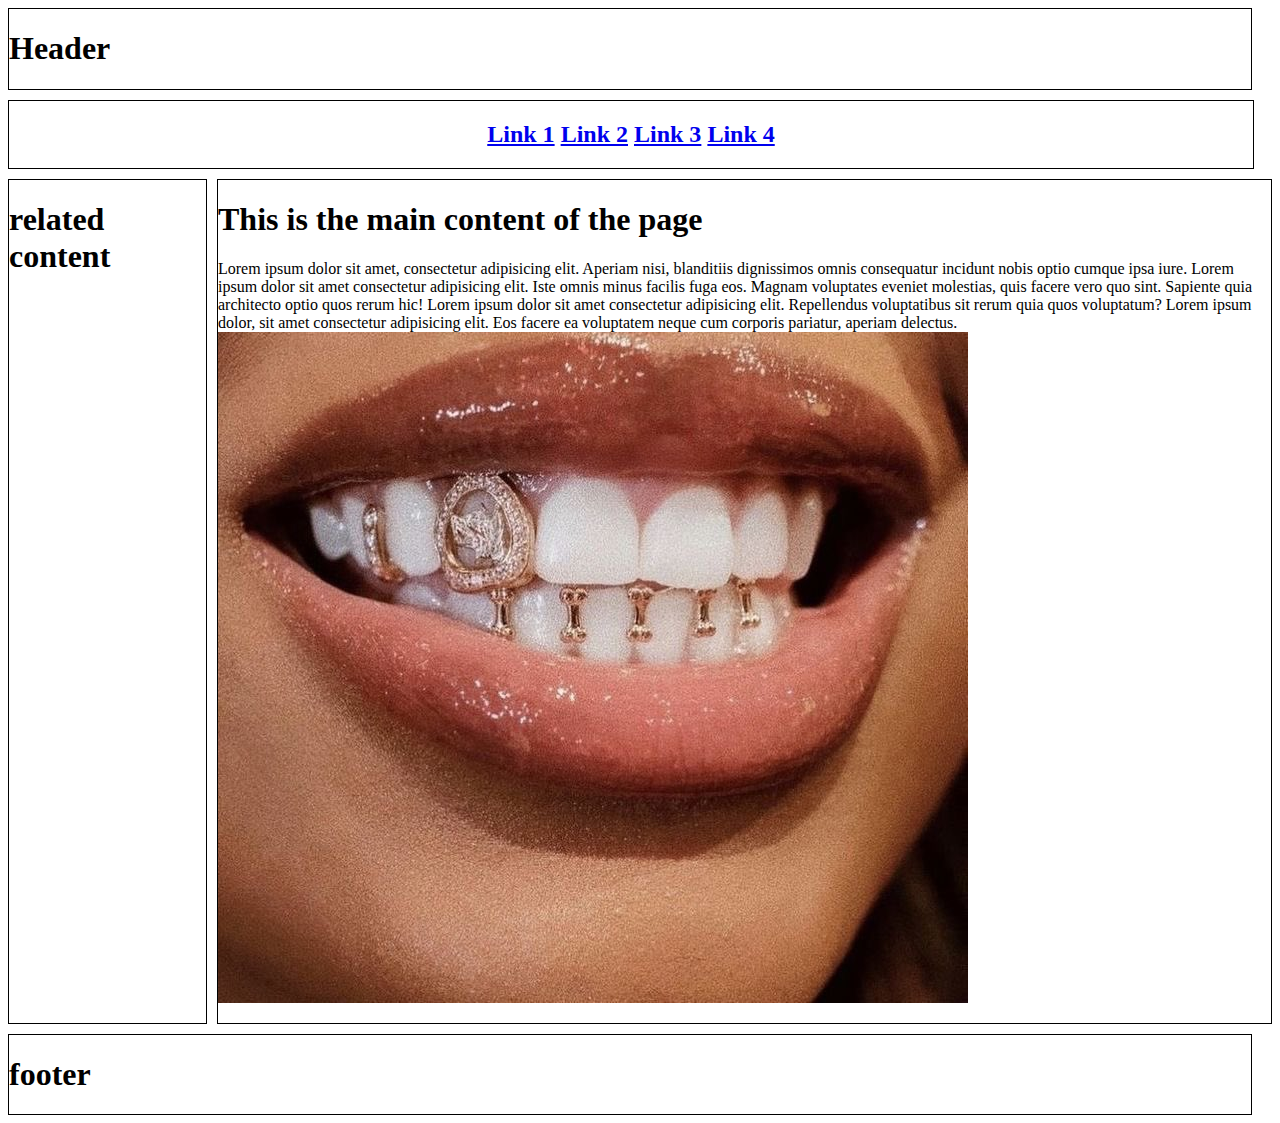
<file: responsive/index.html>
<!DOCTYPE html>
<html lang="en">
  <head>
    <meta charset="UTF-8" />
    <meta name="viewport" content="width=device-width, initial-scale=1.0" />
    <link rel="stylesheet" href="index.css" />
    <title>Whiteboard</title>
  </head>
  <body>
    <div class="container">
      <div class="header"><h1>Header</h1></div>
      <div class="navigation">
        <h2>
          <a href="#">Link 1</a>
          <a href="#">Link 2</a>
          <a href="#">Link 3</a>
          <a href="#">Link 4</a>
        </h2>
      </div>

      <div class="main">
        <h1>This is the main content of the page</h1>
        <p>
          Lorem ipsum dolor sit amet, consectetur adipisicing elit. Aperiam
          nisi, blanditiis dignissimos omnis consequatur incidunt nobis optio
          cumque ipsa iure. Lorem ipsum dolor sit amet consectetur adipisicing
          elit. Iste omnis minus facilis fuga eos. Magnam voluptates eveniet
          molestias, quis facere vero quo sint. Sapiente quia architecto optio
          quos rerum hic! Lorem ipsum dolor sit amet consectetur adipisicing
          elit. Repellendus voluptatibus sit rerum quia quos voluptatum? Lorem
          ipsum dolor, sit amet consectetur adipisicing elit. Eos facere ea
          voluptatem neque cum corporis pariatur, aperiam delectus.

          <img src="./images/grills.jpg" alt="grills on teeth" />
        </p>
      </div>

      <div class="related"><h1>related content</h1></div>
      <div class="ads"><h1>ads</h1></div>
      <div class="footer"><h1>footer</h1></div>

      <!-- <div class="item-6"></div> -->
      <!--<div class="item-7"></div>
        <div class="item-8"></div>
        <div class="item-9"></div> -->
    </div>
  </body>
</html>
</file>
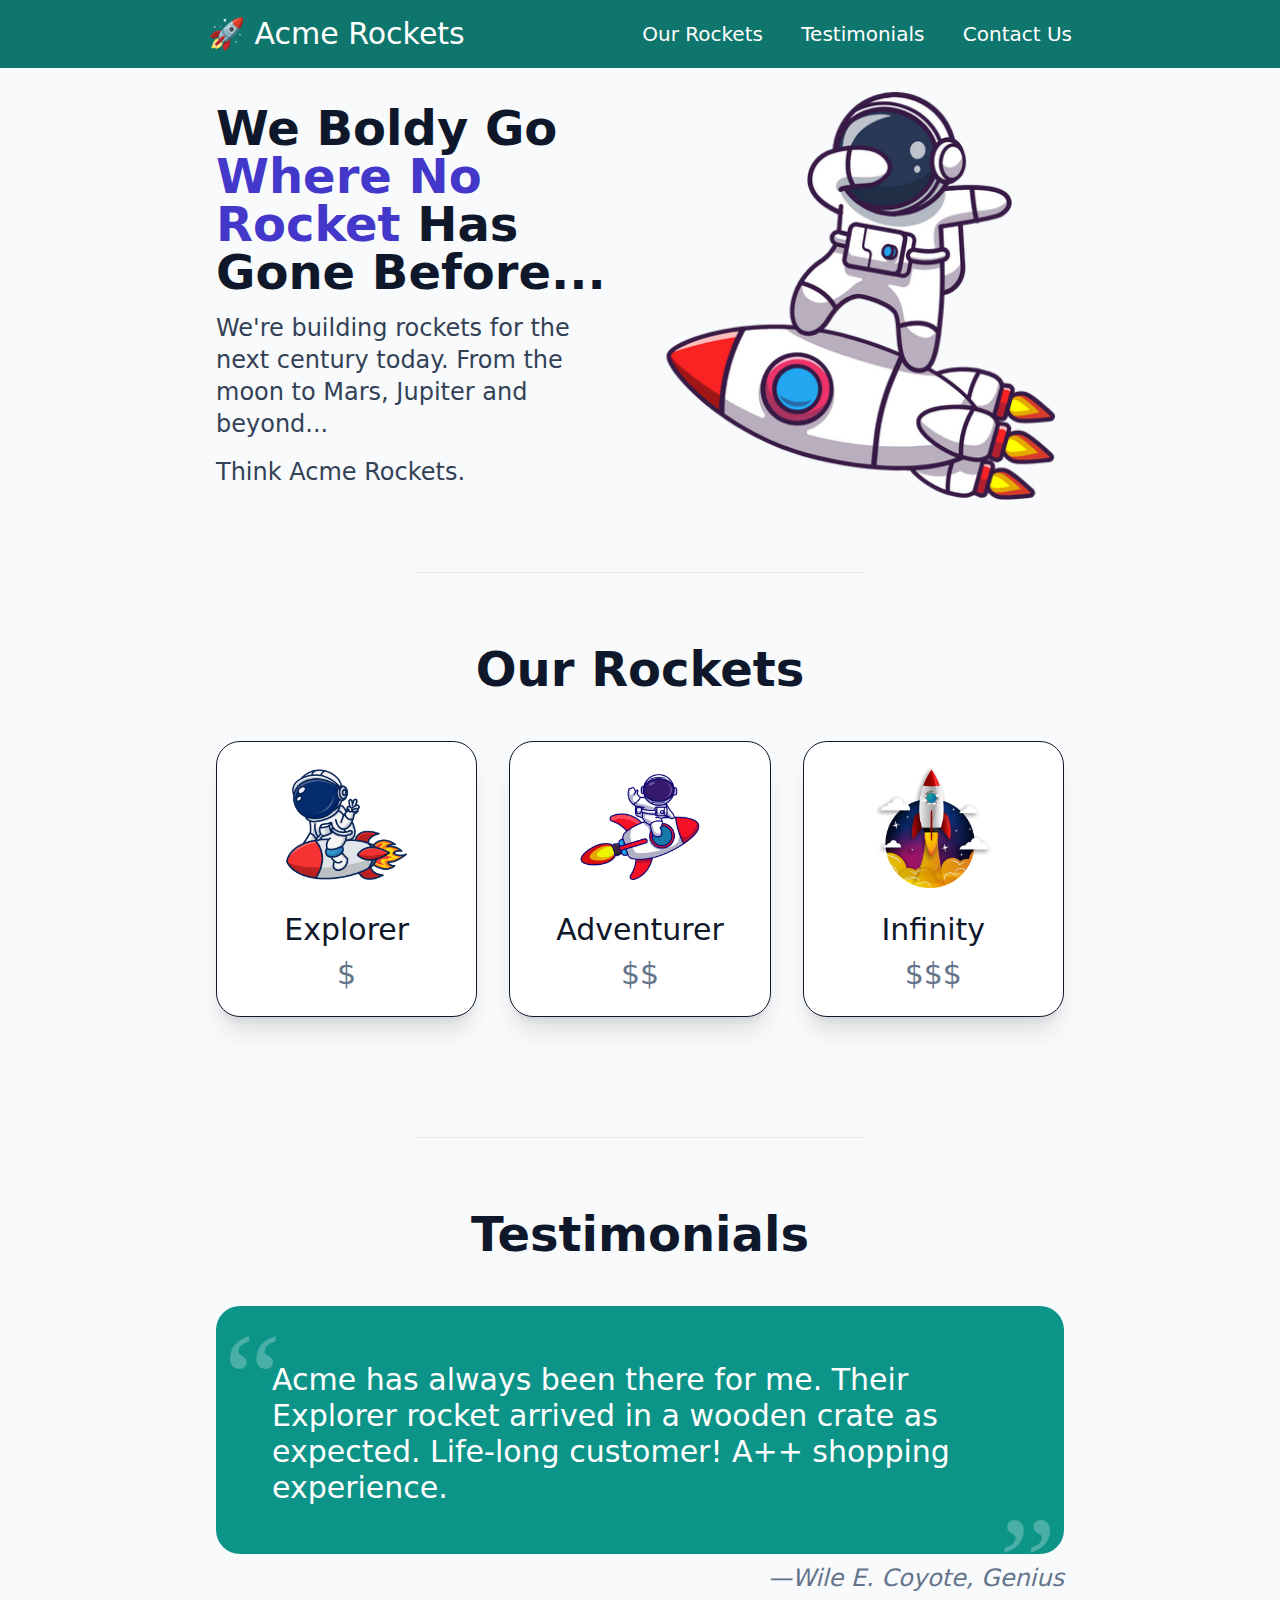
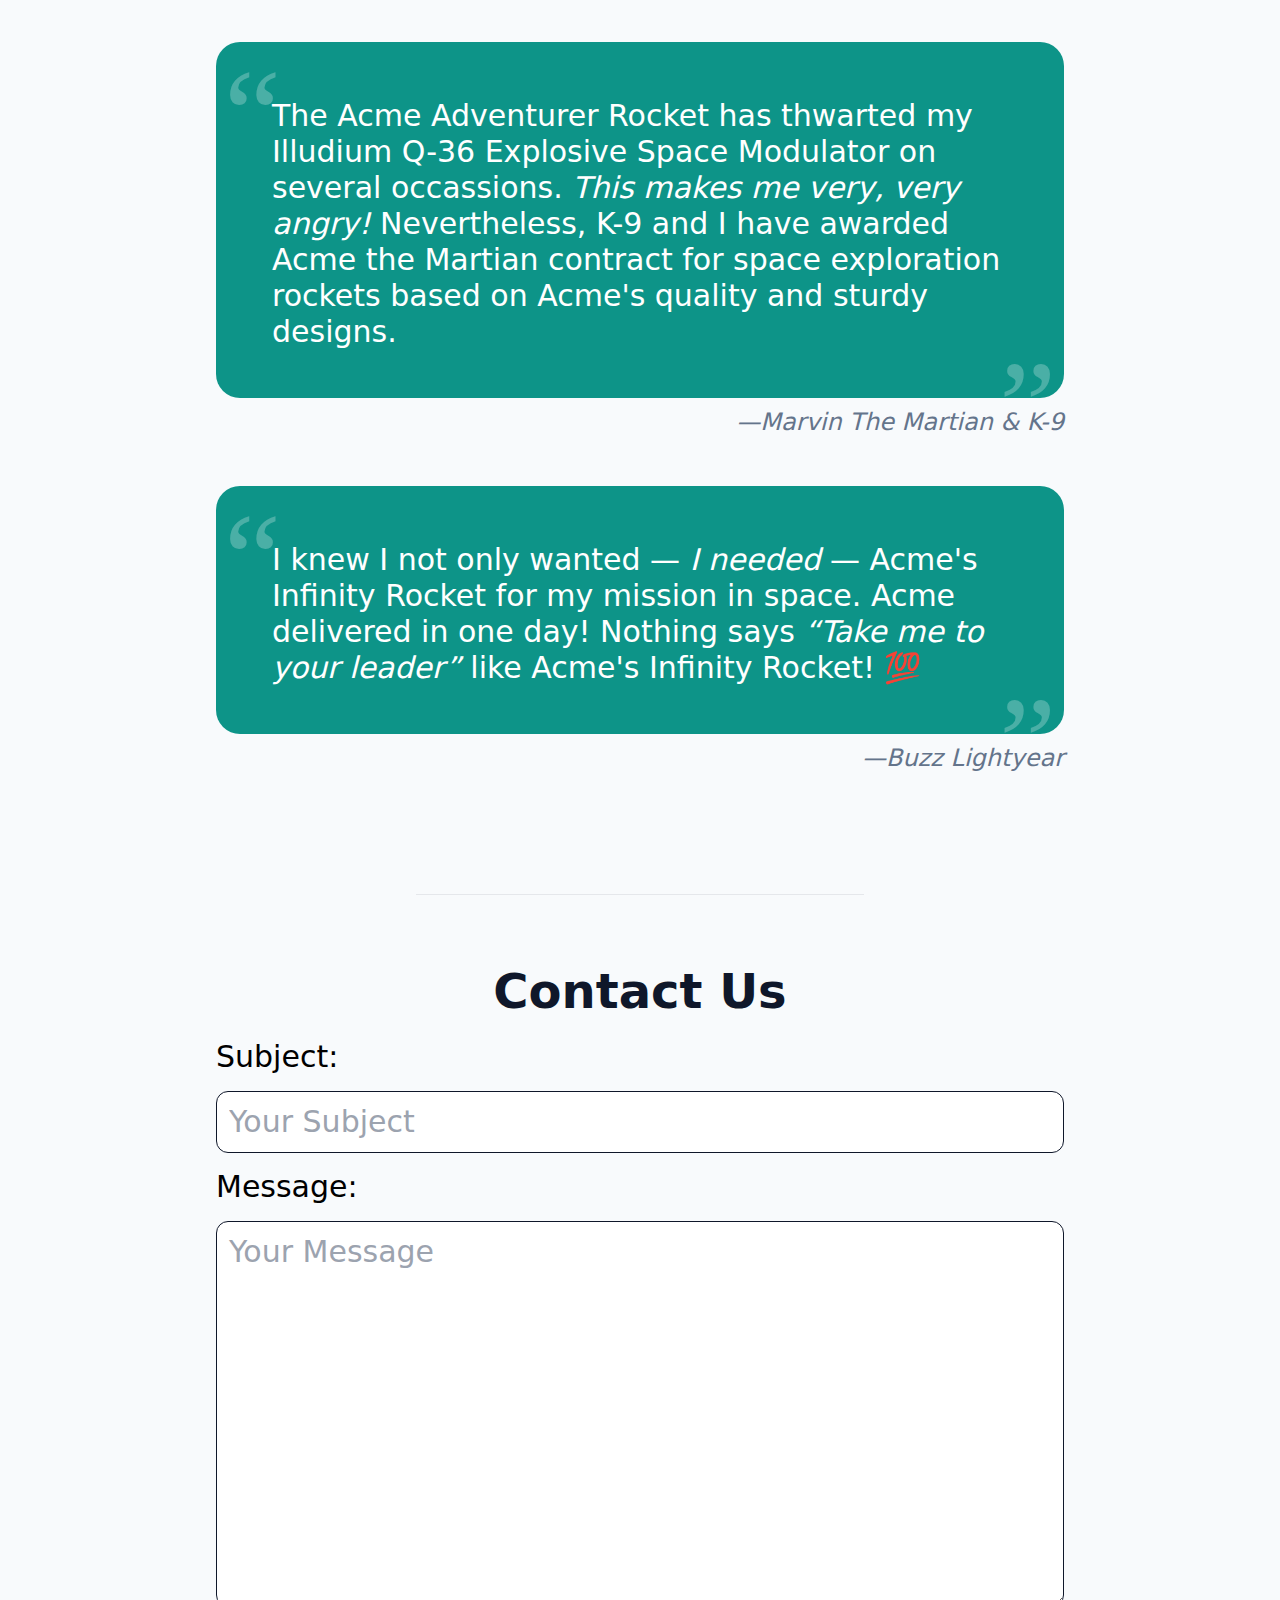
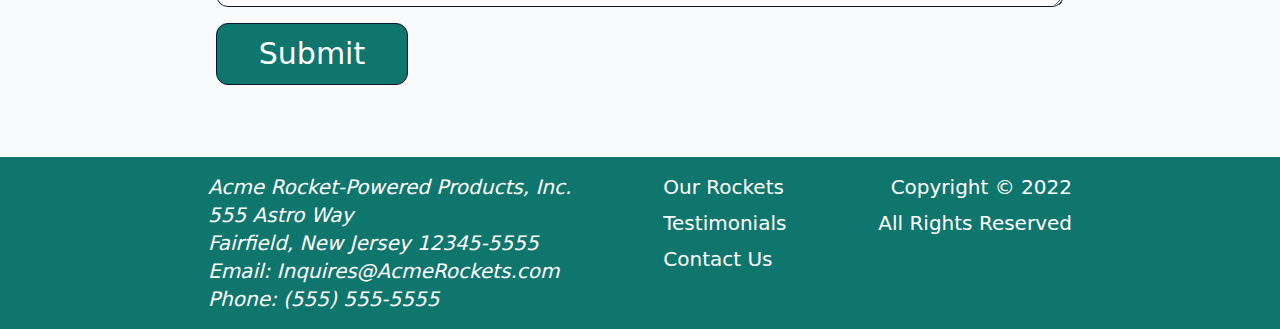
<file: Acme Rockets Website/build/index.html>
<!DOCTYPE html>
<html lang="en" class="sm:scroll-smooth">

<head>
  <meta charset="UTF-8" />
  <meta http-equiv="X-UA-Compatible" content="IE=edge" />
  <meta name="viewport" content="width=device-width, initial-scale=1.0" />
  <title>Acme Rockets</title>
  <link rel="stylesheet" href="css/style.css" />
  <script src="js/main.js" defer></script>
</head>

<body class="min-h-screen bg-slate-50 dark:bg-black dark:text-white">
  <header class="sticky top-0 z-10 bg-teal-700 text-white">
    <section class="mx-auto flex max-w-4xl items-center justify-between p-4">
      <h1 class="text-3xl font-medium">
        <a href="#hero">🚀 Acme Rockets</a>
      </h1>
      <div>
        <button id="hamburger-button" class="relative h-8 w-8 cursor-pointer text-3xl md:hidden">
          <!-- &#9776; -->
          <div
            class="absolute top-4 -mt-0.5 h-1 w-8 rounded bg-white transition-all duration-500 before:absolute before:h-1 before:w-8 before:-translate-x-4 before:-translate-y-3 before:rounded before:bg-white before:transition-all before:duration-500 before:content-[''] after:absolute after:h-1 after:w-8 after:-translate-x-4 after:translate-y-3 after:rounded after:bg-white after:transition-all after:duration-500 after:content-['']">
          </div>
        </button>
        <nav class="hidden space-x-8 text-xl md:block" aria-label="main">
          <a href="#rockets" class="hover:opacity-90">Our Rockets</a>
          <a href="#testimonials" class="hover:opacity-90">Testimonials</a>
          <a href="#contact" class="hover:opacity-90">Contact Us</a>
        </nav>
      </div>
    </section>
    <section id="mobile-menu"
      class="top-68 justify-center absolute hidden w-full origin-top animate-open-menu flex-col bg-black text-5xl">
      <!-- <button class="text-8xl self-end px-6">
                &times;
            </button> -->
      <nav class="flex min-h-screen flex-col items-center py-8" aria-label="mobile">
        <a href="#hero" class="w-full py-6 text-center hover:opacity-90">Home</a>
        <a href="#rockets" class="w-full py-6 text-center hover:opacity-90">Our Rockets</a>
        <a href="#testimonials" class="w-full py-6 text-center hover:opacity-90">Testimonials</a>
        <a href="#contact" class="w-full py-6 text-center hover:opacity-90">Contact Us</a>
        <a href="#footer" class="w-full py-6 text-center hover:opacity-90">Legal</a>
      </nav>
    </section>
  </header>
  <main class="mx-auto max-w-4xl">
    <section id="hero"
      class="widescreen:section-min-height tallscreen:section-min-height mb-12 flex scroll-mt-40 flex-col-reverse items-center justify-center gap-8 p-6 sm:flex-row">
      <article class="sm:w-1/2">
        <h2 class="max-w-md text-center text-4xl font-bold text-slate-900 dark:text-white sm:text-left sm:text-5xl">
          We Boldy Go
          <span class="text-indigo-700 dark:text-indigo-300">Where No Rocket</span>
          Has Gone Before...
        </h2>
        <p class="mt-4 max-w-md text-center text-2xl text-slate-700 dark:text-slate-400 sm:text-left">
          We're building rockets for the next century today. From the moon to
          Mars, Jupiter and beyond...
        </p>
        <p class="mt-4 max-w-md text-center text-2xl text-slate-700 dark:text-slate-400 sm:text-left">
          Think Acme Rockets.
        </p>
      </article>
      <img class="w-1/2" src="./img/rocketdab.png" alt="Rocket Dab" />
    </section>

    <hr class="mx-auto w-1/2 bg-black dark:bg-white" />

    <section id="rockets" class="widescreen:section-min-height tallscreen:section-min-height my-12 scroll-mt-20 p-6">
      <h2 class="mb-6 text-center text-4xl font-bold text-slate-900 dark:text-white sm:text-5xl">
        Our Rockets
      </h2>
      <ul class="mx-auto my-12 flex list-none flex-col items-center gap-8 sm:flex-row">
        <li
          class="flex w-2/3 flex-col items-center rounded-3xl border border-solid border-slate-900 bg-white py-6 px-2 shadow-xl dark:border-gray-100 dark:bg-black sm:w-5/6">
          <img src="./img/rocketman.png" alt="Explorer" class="mb-6 w-1/2" />
          <h3 class="text-center text-3xl text-slate-900 dark:text-white">
            Explorer
          </h3>
          <p class="mt-2 hidden text-center text-3xl text-slate-500 dark:text-slate-400 sm:block">
            $
          </p>
          <p class="mt-2 text-center text-2xl text-slate-500 dark:text-slate-400 sm:hidden">
            Affordable Exploration
          </p>
        </li>
        <li
          class="flex w-2/3 flex-col items-center rounded-3xl border border-solid border-slate-900 bg-white py-6 px-2 shadow-xl dark:border-gray-100 dark:bg-black sm:w-5/6">
          <img src="./img/rocketride.png" alt="Adventurer" class="mb-6 w-1/2" />
          <h3 class="text-center text-3xl text-slate-900 dark:text-white">
            Adventurer
          </h3>
          <p class="mt-2 hidden text-center text-3xl text-slate-500 dark:text-slate-400 sm:block">
            $$
          </p>
          <p class="mt-2 text-center text-2xl text-slate-500 dark:text-slate-400 sm:hidden">
            Best Selling Rocket!
          </p>
        </li>
        <li
          class="flex w-2/3 flex-col items-center rounded-3xl border border-solid border-slate-900 bg-white py-6 px-2 shadow-xl dark:border-gray-100 dark:bg-black sm:w-5/6">
          <img src="./img/rocketlaunch.png" alt="Infinity" class="mb-6 w-1/2" />
          <h3 class="text-center text-3xl text-slate-900 dark:text-white">
            Infinity
          </h3>
          <p class="mt-2 hidden text-center text-3xl text-slate-500 dark:text-slate-400 sm:block">
            $$$
          </p>
          <p class="mt-2 text-center text-2xl text-slate-500 dark:text-slate-400 sm:hidden">
            Luxury Starship
          </p>
        </li>
      </ul>
    </section>

    <hr class="mx-auto w-1/2 bg-black dark:bg-white" />

    <section id="testimonials"
      class="widescreen:section-min-height tallscreen:section-min-height my-12 scroll-mt-20 p-6">
      <h2 class="mb-6 text-center text-4xl font-bold text-slate-900 dark:text-white sm:text-5xl">
        Testimonials
      </h2>
      <figure class="my-12">
        <blockquote class="relative rounded-3xl bg-teal-600 py-12 pl-14 pr-8 dark:bg-black">
          <p
            class="mt-2 text-left text-2xl text-white before:absolute before:top-0 before:left-0 before:translate-x-2 before:translate-y-2 before:transform before:font-serif before:text-9xl before:text-white before:opacity-25 before:content-['\201C'] after:absolute after:-bottom-20 after:right-0 after:-translate-x-2 after:-translate-y-2 after:transform after:font-serif after:text-9xl after:text-white after:opacity-25 after:content-['\201D'] dark:text-slate-400 sm:text-3xl">
            Acme has always been there for me. Their Explorer rocket arrived
            in a wooden crate as expected. Life-long customer! A++ shopping
            experience.
          </p>
        </blockquote>
        <figcaption class="mt-2 text-right text-xl italic text-slate-500 dark:text-slate-400 sm:text-2xl">
          &#8212;Wile E. Coyote, Genius
        </figcaption>
      </figure>
      <figure class="my-12">
        <blockquote class="relative rounded-3xl bg-teal-600 py-12 pl-14 pr-8 dark:bg-black">
          <p
            class="mt-2 text-left text-2xl text-white before:absolute before:top-0 before:left-0 before:translate-x-2 before:translate-y-2 before:transform before:font-serif before:text-9xl before:text-white before:opacity-25 before:content-['\201C'] after:absolute after:-bottom-20 after:right-0 after:-translate-x-2 after:-translate-y-2 after:transform after:font-serif after:text-9xl after:text-white after:opacity-25 after:content-['\201D'] dark:text-slate-400 sm:text-3xl">
            The Acme Adventurer Rocket has thwarted my Illudium Q-36 Explosive
            Space Modulator on several occassions.
            <span class="italic">This makes me very, very angry!</span>
            Nevertheless, K-9 and I have awarded Acme the Martian contract for
            space exploration rockets based on Acme's quality and sturdy
            designs.
          </p>
        </blockquote>
        <figcaption class="mt-2 text-right text-xl italic text-slate-500 dark:text-slate-400 sm:text-2xl">
          &#8212;Marvin The Martian &amp; K-9
        </figcaption>
      </figure>
      <figure class="my-12">
        <blockquote class="relative rounded-3xl bg-teal-600 py-12 pl-14 pr-8 dark:bg-black">
          <p
            class="mt-2 text-left text-2xl text-white before:absolute before:top-0 before:left-0 before:translate-x-2 before:translate-y-2 before:transform before:font-serif before:text-9xl before:text-white before:opacity-25 before:content-['\201C'] after:absolute after:-bottom-20 after:right-0 after:-translate-x-2 after:-translate-y-2 after:transform after:font-serif after:text-9xl after:text-white after:opacity-25 after:content-['\201D'] dark:text-slate-400 sm:text-3xl">
            I knew I not only wanted &#8212;
            <span class="italic">I needed</span> &#8212; Acme's Infinity
            Rocket for my mission in space. Acme delivered in one day! Nothing
            says <q class="italic">Take me to your leader</q> like Acme's
            Infinity Rocket! 💯
          </p>
        </blockquote>
        <figcaption class="mt-2 text-right text-xl italic text-slate-500 dark:text-slate-400 sm:text-2xl">
          &#8212;Buzz Lightyear
        </figcaption>
      </figure>
    </section>

    <hr class="mx-auto w-1/2 bg-black dark:bg-white" />

    <section id="contact" class="widescreen:section-min-height tallscreen:section-min-height my-12 scroll-mt-16 p-6">
      <h2 class="mb-6 text-center text-4xl font-bold text-slate-900 dark:text-white sm:text-5xl">
        Contact Us
      </h2>
      <form action="" class="items-left mx-auto flex max-w-4xl flex-col gap-4 text-2xl sm:text-3xl">
        <label for="subject">Subject:</label>
        <input type="text" id="subject" name="subject" required minlength="3" maxlength="60" placeholder="Your Subject"
          class="w-full rounded-xl border border-solid border-slate-900 p-3 text-2xl text-black dark:border-none sm:text-3xl" />
        <label for="message">Message:</label>
        <textarea name="message" id="message" cols="30" rows="10" placeholder="Your Message" required
          class="w-full rounded-xl border border-solid border-slate-900 p-3 text-2xl text-black dark:border-none sm:text-3xl"></textarea>
        <button
          class="w-48 rounded-xl border border-solid border-slate-900 bg-teal-700 p-3 text-white hover:bg-teal-600 active:bg-teal-500 dark:border-none">
          Submit
        </button>
      </form>
    </section>
  </main>

  <footer id="footer" class="bg-teal-700 text-xl text-white">
    <section class="mx-auto flex max-w-4xl flex-col p-4 sm:flex-row sm:justify-between">
      <address>
        <h2>Acme Rocket-Powered Products, Inc.</h2>
        555 Astro Way<br />
        Fairfield, New Jersey 12345-5555<br />
        Email:
        <a href="mailto:inquiries@acmerockets.com">Inquires@AcmeRockets.com</a><br />
        Phone: <a href="tel:+15555555555">(555) 555-5555</a>
      </address>
      <nav class="hidden flex-col gap-2 md:flex" aria-label="footer">
        <a href="#rockets" class="hover:opacity-90">Our Rockets</a>
        <a href="#testimonials" class="hover:opacity-90">Testimonials</a>
        <a href="#contact" class="hover:opacity-90">Contact Us</a>
      </nav>
      <div class="flex flex-col sm:gap-2">
        <p class="text-right">Copyright &copy; <span id="year">2022</span></p>
        <p class="text-right">All Rights Reserved</p>
      </div>
    </section>
  </footer>
</body>

</html>
</file>
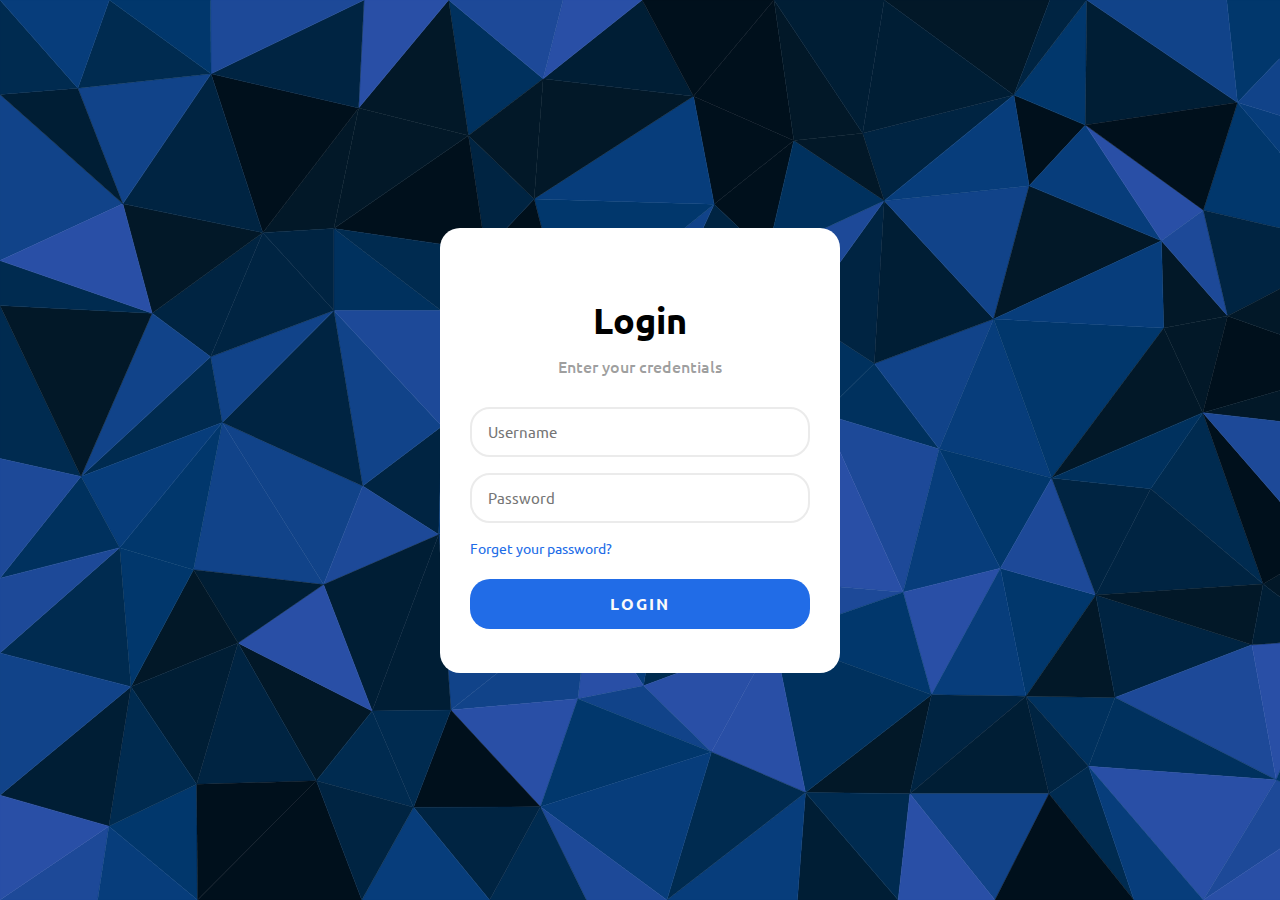
<file: LOGIN UI/main.html>
<!DOCTYPE html>
<html lang="en">
  <head>
    <meta charset="UTF-8" />
    <meta http-equiv="X-UA-Compatible" content="IE=edge" />
    <meta name="viewport" content="width=device-width, initial-scale=1.0" />
    <link rel="stylesheet" href="style.css" />
    <title>Login Page</title>
  </head>
  <body>
    <div class="login-card">
      <h2>Login</h2>
      <h3>Enter your credentials</h3>

      <form class="login-form">
        <input type="text" placeholder="Username" />
        <input type="password" placeholder="Password" />
        <a href="#">Forget your password?</a>
        <button type="submit">LOGIN</button>
      </form>
    </div>
  </body>
</html>
</file>
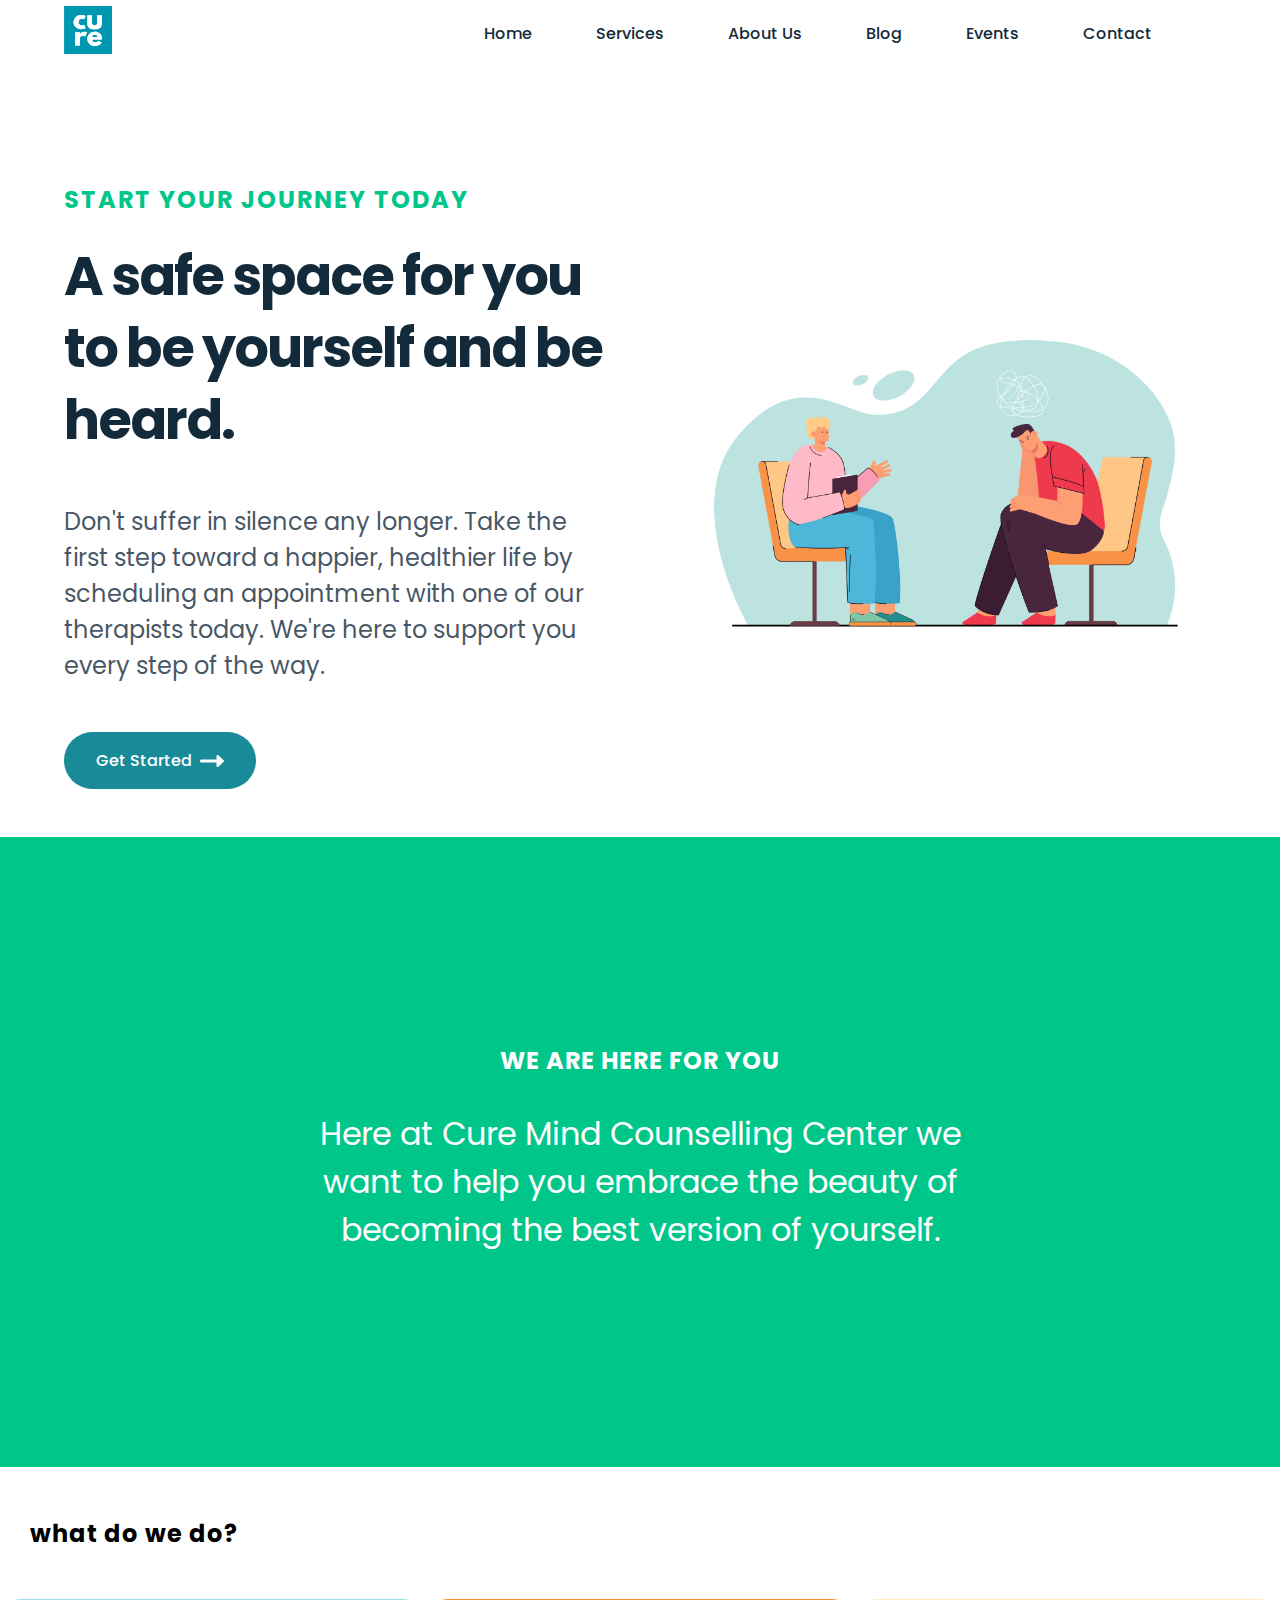
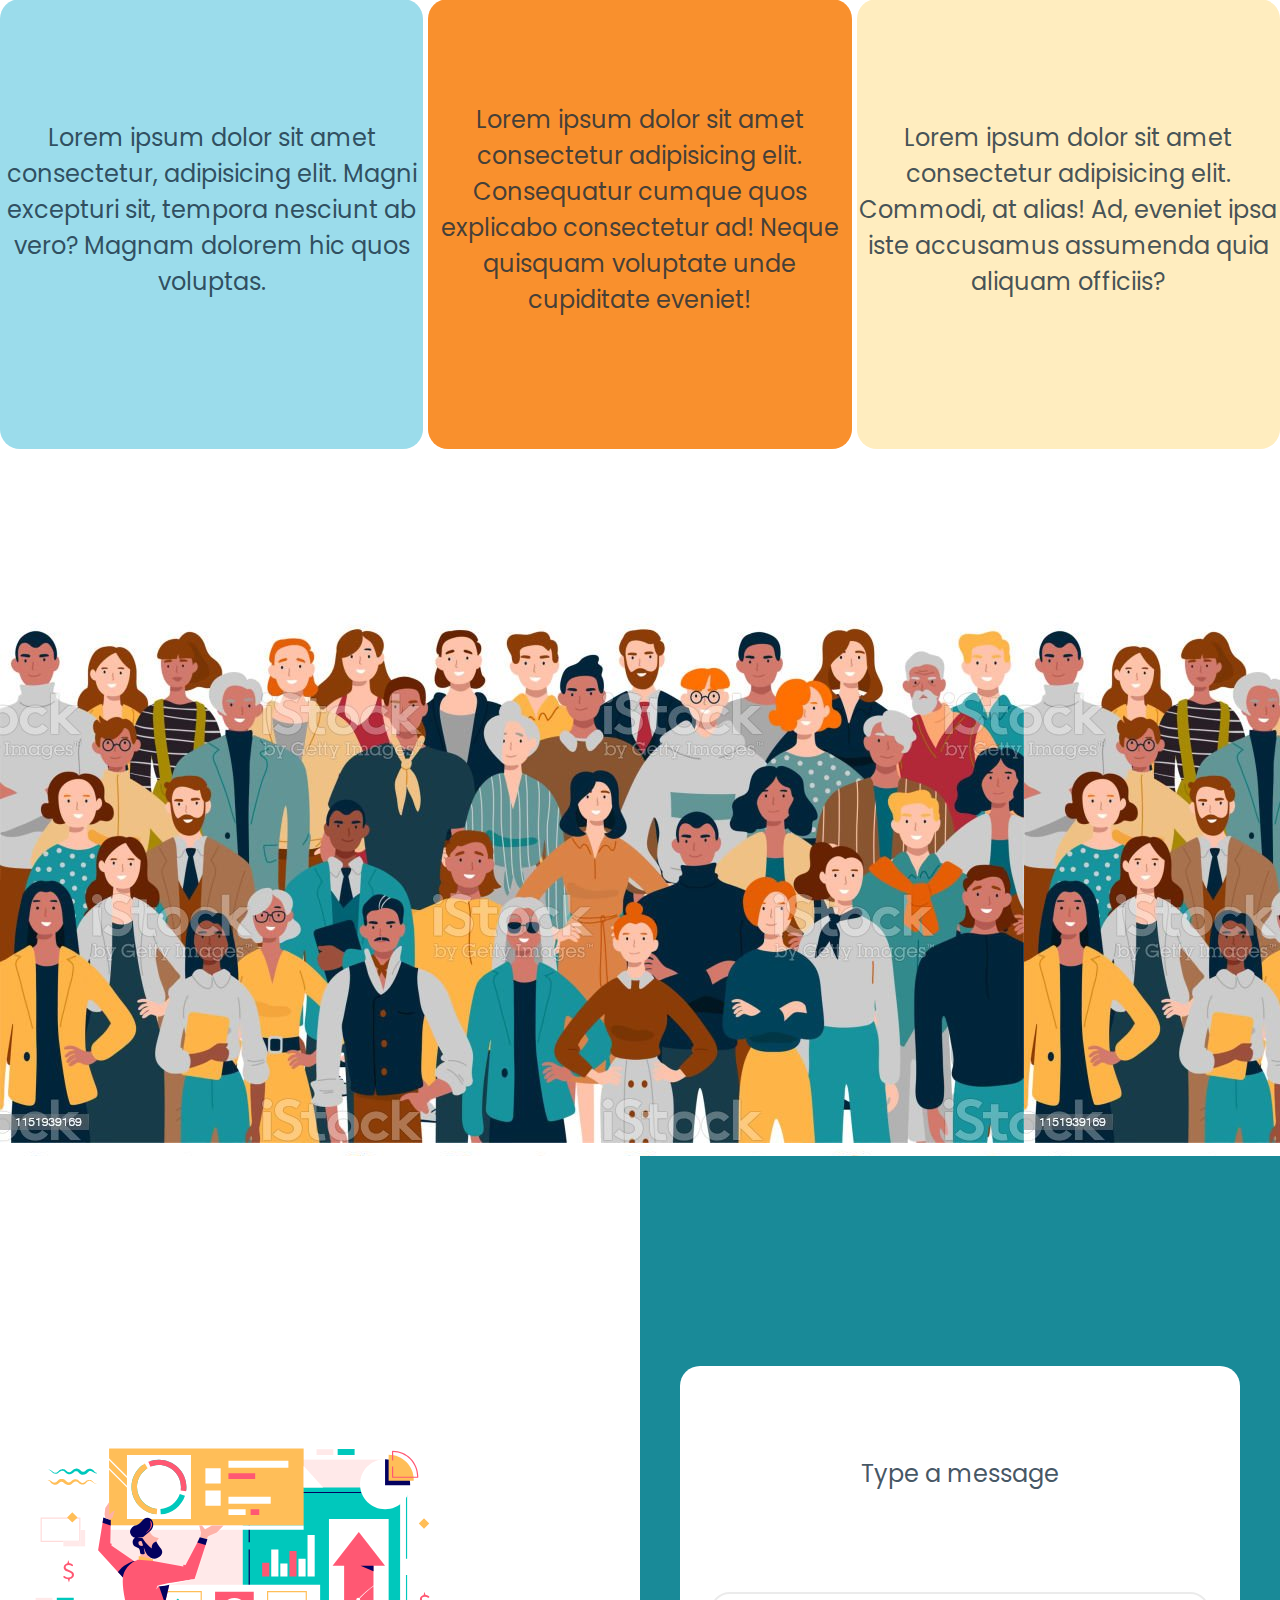
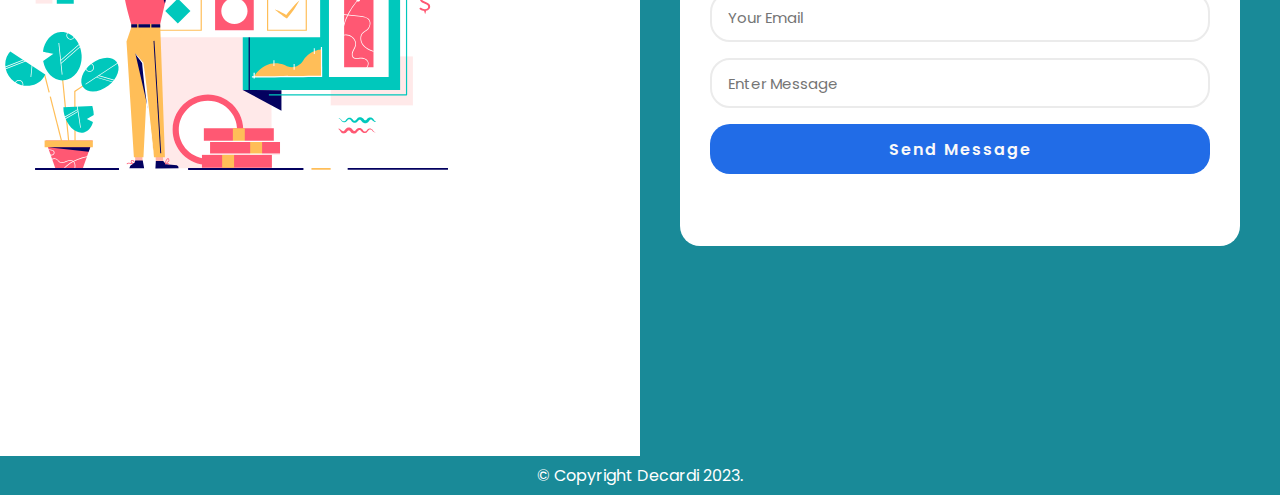
<file: therapy_web/main.html>
<!DOCTYPE html>
<html lang="en-US">
	<head>
		<meta charset="utf-8">
		<meta name="viewport" content="width=device-width, initial-scale=1.0">

		<title>Cure Counselling</title>
		<link rel="stylesheet" href="style.css">
		<link rel="preconnect" href="https://fonts.googleapis.com" />
		<link rel="preconnect" href="https://fonts.gstatic.com" crossorigin />
		<link href="https://fonts.googleapis.com/css2?family=Poppins:wght@400;500;600;700;900&display=swap" rel="stylesheet" />
	</head>
	<body class="flip">
		<section class="learn">
			<!-- Practice area start -->

			<header class="main-header">
				<a href=""><img id="cure" src="cure_logo.svg" alt="Logo Cure"></a>

				<nav>
					<ul>
						<li><a href="">Home</a></li>
						<li><a href="">Services</a></li>
						<li><a href="">About Us</a></li>
						<li><a href="">Blog</a></li>
						<li><a href="">Events</a></li>
						<li><a href="">Contact</a></li>
					</ul>
				</nav>

				<!--<a href="" class="btn outline">Start Now <img src="arrow-right-white.svg" alt="Arrow right"></a>-->
				<a href="" class="btn-mobile"><img src="menu-dots.svg" alt="Menu dots"></a>
			</header>

			<section class="hero">
				<div class="content">
					<p class="accent">START YOUR JOURNEY TODAY</p>
					<h1>A safe space for you to be yourself and be heard.</h1>
					<h2>Don't suffer in silence any longer. Take the first step toward a happier,
						 healthier life by scheduling an appointment with one of our therapists today. We're here to support you every step of the way.
			        </h2>

					<a href="" class="btn">Get Started <img src="arrow-right-white.svg" alt="Arrow right"></a>
				</div>

				<img src="counselling.jpg" id="hero_img" alt="illustration">
			</section>

		
		</section>
		<section class="neck">
			<div class="items">
				<p class="sub" >WE ARE HERE FOR YOU</p>
				<p id="xxx">Here at Cure Mind Counselling Center we want to help you embrace the beauty of becoming the best version of yourself.</p>
			</div>
			</div>	
		</section>
		<br>
		<section class="WDWD">
			<p class="sub" style=" color: #000; margin-left: 30px;">what do we do?</p>
			<div class="container">
				<div class="box box1">
					<h2>
						Lorem ipsum dolor sit amet consectetur, adipisicing elit. Magni excepturi sit, tempora nesciunt ab vero? Magnam dolorem hic quos voluptas.
					</h2>	
				</div>
				<div class="box box2">
					<h2>
						Lorem ipsum dolor sit amet consectetur adipisicing elit. Consequatur cumque quos explicabo consectetur ad! Neque quisquam voluptate unde cupiditate eveniet!
					</h2>
				</div>	
				<div class="box box3">
				    <h2>
						Lorem ipsum dolor sit amet consectetur adipisicing elit. Commodi, at alias! Ad, eveniet ipsa iste accusamus assumenda quia aliquam officiis?
					</h2>
				</div>	  
			</div>
		</section>
		<br>
		<section class="waist">
		</section>
		<section class="legs">
			<img src="illustration.svg" alt="temporary" style="width: 70%;">
			<div class="field"> 
				<div class="login-card">
					<h2>Type a message</h2>
			
					<form class="login-form">
						<input type="email" placeholder="Your Email">
						<input type="text" placeholder="Enter Message">
						<button type="submit">Send Message</button>
					</form>
			</div>
		</section>
		<section>
			<footer class="main_footer">
		<div style="text-align: center;">&copy; Copyright Decardi 2023.</div>
			</footer>
		</section>
	</body>
</html>
</file>
<file: responsive/index.css>
img{
    max-width: 100%;
}

.container{
    display: grid;
    grid-template-columns: repeat(12, 1fr);
    gap: 10px;
}


.container > * {
    grid-column: 1 / span 12;
    border: 1px solid black;
}


@media (min-width: 600px) {
    .related{
        grid-column: 1 / span 3;
        grid-row: 3;
    }

    .ads{
        grid-column: 1 / span 3;
        grid-row: 4;
    }

    .main, 
    .footer{
        grid-column: 4 / span 9;
    }
}

.navigation{
    width: 100%;
    display: flex;
    flex-direction: row;
    justify-content: space-evenly; 
}

@media (min-width: 900px) {
    .related{
        grid-column: 1 / span 2;
        grid-row: 3/ span 4;
    }
    .main{
        grid-column: 3/ span 12;
        grid-row: 3/ span 4;
    }
    .ads{
        visibility: hidden;
    }
    .footer{
        grid-column: 1/ span 12;
    }
}
</file>
<file: LOGIN UI/style.css>
@import url('https://fonts.googleapis.com/css2?family=Ubuntu:wght@300;400;500;700&display=swap');

*{
    box-sizing: border-box;
}

html, body, .wrapper{
    height: 100%;
}

body{
    display: grid;
    place-items: center;
    margin: 0;
    padding: 0 24px;
    background-image: url("background.svg");
    background-repeat: no-repeat;
    background-size: cover;
    font-family: "Ubuntu";
    color: #000;
    animation: rotate 6s infinite alternate linear;
}

.login-card{
    position: relative;
    z-index: 3;
    width: 100%;
    margin: 0 20px;
    padding: 70px 30px 44px;
    border-radius: 1.25rem;
    background: #fff;
    text-align: center;
}

.login-card > h2{
    font-size: 36px;
    font-weight: 600;
    margin: 0 0 12px;
}

.login-card > h3{
    color: rgba(0, 0, 0, 0.38);
    margin: 0 0 30px;
    font-weight: 500;
    font-size: 1rem;
}

.login-form{
    width: 100%;
    margin: 0;
    display: grid;
    gap: 16px;
}

.login-form > input, .login-form > button{
    width: 100%;
    height: 50px;
}

.login-form > input {
    border: 2px solid #ebebeb;
    font-family: inherit;
    font-size: 15px;
    padding: 0 16px;
    border-radius: 1.25rem;
    transition: all 0.375s;
}

.login-form > input:hover{
    border: 2px solid #10449A;
}

.login-form > button{
    cursor: pointer;
    width: 100%;
    padding: 0 16px;
    border-radius: 1.25rem;
    background: #216ce7;
    color: #f9f9f9;
    border: 0;
    font-family: inherit;
    font-size: 1rem;
    font-weight: 600;
    text-align: center;
    letter-spacing: 2px;
    transition: all 0.375s;
}

.login-form > button:hover{
    background: #10449A;
}

.login-form > a{
    color: #216ce7;
    font-size: 0.9rem;
    text-align: left;
    text-decoration: none;
    margin-bottom: 6px;
    transition: all 0.375s;
}

.login-form > a:hover{
    color: #10449A;
}

@keyframes rotate{
    100%{
        background-position: 15% 50%;
    }
}

@media (width >= 500px){
    body{
        padding: 0;
    }
    .login-card{
        margin: 0;
        width: 400px;
    }
}
</file>
<file: therapy_web/style.css>
* {
    box-sizing: border-box;
}

body {
    font-family: 'Poppins', sans-serif;
    color: rgb(19, 42, 59);
}

.learn {
    padding: 0 4rem ;
    margin-top: 5px;
    background: url("");
    background-size: cover;
    margin-bottom: 3rem;
}
.flip{
    margin: 0;
}

h1 {
    font-size: 3.375rem;
    line-height: 1.33;
    letter-spacing: -2px;
    margin: .5rem 0 3rem;
}

h2 {
    font-size: 1.5rem;
    line-height: 1.5;
    font-weight: 400;
    color:rgba(19, 42, 59, 0.8);
    margin-bottom: 3rem;
}

p.accent {
    color: #00C689;
    font-weight: 700;
    text-transform: uppercase;
    letter-spacing: 2px;
    font-size: 1.5em;
}

nav ul {
    list-style: none;
    padding: 0;
}

a {
    color:rgb(19, 42, 59);
    text-decoration: none;
    font-weight: 500;
}

.btn {
    display: inline-block;
    color: white;
    background-color: #198a98;
    border-radius: 100px;
    padding: 1rem 2rem;
    display: inline-flex;
    gap: .5rem;
    align-items: center;
}

.btn.outline {
    background-color: transparent;
    border: 2px solid #2C86D9;
    color: #2C86D9;
    padding: 6px;
}

header {
    margin-bottom: 6rem;
    display: flex;
    align-items: center;
    justify-content: space-between;
}

nav ul {
    display: flex;
    gap: 4rem;
    margin-right: 4rem;
}

.hero {
    display: grid;
    grid-template-columns: 1fr 1fr;
    justify-items: center;
    align-items: center;
    gap: 4rem;
}

.hero img {
    max-width: 100%;
}

.btn-mobile{
    display: none;
}

#cure{
    width: 3rem;
}


.neck{
    display:flex;
    overflow: hidden;
    justify-content: center;
    align-items: center;
    height:70vh ;
    background-color: #00C689;

}

.items{
    width: 55%;
    text-align: center;
    color: #fff;
}

#xxx{
    font-size: 2em;
}

.sub{
    font-weight: 700;
    font-size: 1.5em;
    letter-spacing: 1px;
    
}

.WDWD{
    width: 100%;
    height: 75vh;
    background-color: rgba(255, 255, 255, 0.577);

}

.container{
    display: flex;
    justify-content: space-around;
    align-items: center;
    gap: 5px;
    margin-top: 3rem;
}

.box{
    background-color: rgb(151, 241, 255);
    display: flex;
    justify-content: center;
    align-items: center;
    text-align: center;
    width: 60vh;
    height: 50vh;
    color: #fff;
    border-radius: 20px;
    margin: 0;
    font-weight: bold;
    
}

.box1{
    background-color: rgb(155, 220, 235);
}
.box2{
    background-color: rgb(249, 144, 45);
}
.box3{
    background-color:rgb(255, 237, 191);
}

.waist{
background: url("ppl.jpg");
height: 60vh;
}

.legs{
    height: 100vh;
    display: grid;
    grid-template-columns: 1fr 1fr;
    justify-content: center;
    align-items: center;
}
.main_footer{
    color: #fff;
    background-color: #198a98 ;
    padding: 7px;
}


.field{
    background-color:#198a98  ;
    height: 100vh;
    display: flex;
    justify-content: center;
    align-items: center;
}


.login-card{
    position: relative;
    z-index: 3;
    width: 35rem;
    height: 30rem;
    margin: 0 20px;
    padding: 70px 30px 44px;
    border-radius: 1.25rem;
    background: #fff;
    text-align: center;
}


.login-card > h3{
    color: rgba(0, 0, 0, 0.38);
    margin: 0 0 30px;
    font-weight: 500;
    font-size: 1rem;
}

.login-form{
    width: 100%;
    margin-top: 100px;
    display: grid;
    gap: 16px;
}

.login-form > input, .login-form > button{
    width: 100%;
    height: 50px;
}

.login-form > input {
    border: 2px solid #ebebeb;
    font-family: inherit;
    font-size: 15px;
    padding: 0 16px;
    border-radius: 1.25rem;
    transition: all 0.375s;
}

.login-form > input:hover{
    border: 2px solid #10449A;
}

.login-form > button{
    cursor: pointer;
    width: 100%;
    padding: 0 16px;
    border-radius: 1.25rem;
    background: #216ce7;
    color: #f9f9f9;
    border: 0;
    font-family: inherit;
    font-size: 1rem;
    font-weight: 600;
    text-align: center;
    letter-spacing: 2px;
    transition: all 0.375s;
}

.login-form > button:hover{
    background: #10449A;
}

.login-form > a{
    color: #216ce7;
    font-size: 0.9rem;
    text-align: left;
    text-decoration: none;
    margin-bottom: 6px;
    transition: all 0.375s;
}

.login-form > a:hover{
    color: #10449A;
}
</file>
<file: Acme Rockets Website/build/css/style.css>
/*
! tailwindcss v3.3.2 | MIT License | https://tailwindcss.com
*/

/*
1. Prevent padding and border from affecting element width. (https://github.com/mozdevs/cssremedy/issues/4)
2. Allow adding a border to an element by just adding a border-width. (https://github.com/tailwindcss/tailwindcss/pull/116)
*/

*,
::before,
::after {
  box-sizing: border-box;
  /* 1 */
  border-width: 0;
  /* 2 */
  border-style: solid;
  /* 2 */
  border-color: #e5e7eb;
  /* 2 */
}

::before,
::after {
  --tw-content: '';
}

/*
1. Use a consistent sensible line-height in all browsers.
2. Prevent adjustments of font size after orientation changes in iOS.
3. Use a more readable tab size.
4. Use the user's configured `sans` font-family by default.
5. Use the user's configured `sans` font-feature-settings by default.
6. Use the user's configured `sans` font-variation-settings by default.
*/

html {
  line-height: 1.5;
  /* 1 */
  -webkit-text-size-adjust: 100%;
  /* 2 */
  -moz-tab-size: 4;
  /* 3 */
  -o-tab-size: 4;
     tab-size: 4;
  /* 3 */
  font-family: ui-sans-serif, system-ui, -apple-system, BlinkMacSystemFont, "Segoe UI", Roboto, "Helvetica Neue", Arial, "Noto Sans", sans-serif, "Apple Color Emoji", "Segoe UI Emoji", "Segoe UI Symbol", "Noto Color Emoji";
  /* 4 */
  font-feature-settings: normal;
  /* 5 */
  font-variation-settings: normal;
  /* 6 */
}

/*
1. Remove the margin in all browsers.
2. Inherit line-height from `html` so users can set them as a class directly on the `html` element.
*/

body {
  margin: 0;
  /* 1 */
  line-height: inherit;
  /* 2 */
}

/*
1. Add the correct height in Firefox.
2. Correct the inheritance of border color in Firefox. (https://bugzilla.mozilla.org/show_bug.cgi?id=190655)
3. Ensure horizontal rules are visible by default.
*/

hr {
  height: 0;
  /* 1 */
  color: inherit;
  /* 2 */
  border-top-width: 1px;
  /* 3 */
}

/*
Add the correct text decoration in Chrome, Edge, and Safari.
*/

abbr:where([title]) {
  -webkit-text-decoration: underline dotted;
          text-decoration: underline dotted;
}

/*
Remove the default font size and weight for headings.
*/

h1,
h2,
h3,
h4,
h5,
h6 {
  font-size: inherit;
  font-weight: inherit;
}

/*
Reset links to optimize for opt-in styling instead of opt-out.
*/

a {
  color: inherit;
  text-decoration: inherit;
}

/*
Add the correct font weight in Edge and Safari.
*/

b,
strong {
  font-weight: bolder;
}

/*
1. Use the user's configured `mono` font family by default.
2. Correct the odd `em` font sizing in all browsers.
*/

code,
kbd,
samp,
pre {
  font-family: ui-monospace, SFMono-Regular, Menlo, Monaco, Consolas, "Liberation Mono", "Courier New", monospace;
  /* 1 */
  font-size: 1em;
  /* 2 */
}

/*
Add the correct font size in all browsers.
*/

small {
  font-size: 80%;
}

/*
Prevent `sub` and `sup` elements from affecting the line height in all browsers.
*/

sub,
sup {
  font-size: 75%;
  line-height: 0;
  position: relative;
  vertical-align: baseline;
}

sub {
  bottom: -0.25em;
}

sup {
  top: -0.5em;
}

/*
1. Remove text indentation from table contents in Chrome and Safari. (https://bugs.chromium.org/p/chromium/issues/detail?id=999088, https://bugs.webkit.org/show_bug.cgi?id=201297)
2. Correct table border color inheritance in all Chrome and Safari. (https://bugs.chromium.org/p/chromium/issues/detail?id=935729, https://bugs.webkit.org/show_bug.cgi?id=195016)
3. Remove gaps between table borders by default.
*/

table {
  text-indent: 0;
  /* 1 */
  border-color: inherit;
  /* 2 */
  border-collapse: collapse;
  /* 3 */
}

/*
1. Change the font styles in all browsers.
2. Remove the margin in Firefox and Safari.
3. Remove default padding in all browsers.
*/

button,
input,
optgroup,
select,
textarea {
  font-family: inherit;
  /* 1 */
  font-size: 100%;
  /* 1 */
  font-weight: inherit;
  /* 1 */
  line-height: inherit;
  /* 1 */
  color: inherit;
  /* 1 */
  margin: 0;
  /* 2 */
  padding: 0;
  /* 3 */
}

/*
Remove the inheritance of text transform in Edge and Firefox.
*/

button,
select {
  text-transform: none;
}

/*
1. Correct the inability to style clickable types in iOS and Safari.
2. Remove default button styles.
*/

button,
[type='button'],
[type='reset'],
[type='submit'] {
  -webkit-appearance: button;
  /* 1 */
  background-color: transparent;
  /* 2 */
  background-image: none;
  /* 2 */
}

/*
Use the modern Firefox focus style for all focusable elements.
*/

:-moz-focusring {
  outline: auto;
}

/*
Remove the additional `:invalid` styles in Firefox. (https://github.com/mozilla/gecko-dev/blob/2f9eacd9d3d995c937b4251a5557d95d494c9be1/layout/style/res/forms.css#L728-L737)
*/

:-moz-ui-invalid {
  box-shadow: none;
}

/*
Add the correct vertical alignment in Chrome and Firefox.
*/

progress {
  vertical-align: baseline;
}

/*
Correct the cursor style of increment and decrement buttons in Safari.
*/

::-webkit-inner-spin-button,
::-webkit-outer-spin-button {
  height: auto;
}

/*
1. Correct the odd appearance in Chrome and Safari.
2. Correct the outline style in Safari.
*/

[type='search'] {
  -webkit-appearance: textfield;
  /* 1 */
  outline-offset: -2px;
  /* 2 */
}

/*
Remove the inner padding in Chrome and Safari on macOS.
*/

::-webkit-search-decoration {
  -webkit-appearance: none;
}

/*
1. Correct the inability to style clickable types in iOS and Safari.
2. Change font properties to `inherit` in Safari.
*/

::-webkit-file-upload-button {
  -webkit-appearance: button;
  /* 1 */
  font: inherit;
  /* 2 */
}

/*
Add the correct display in Chrome and Safari.
*/

summary {
  display: list-item;
}

/*
Removes the default spacing and border for appropriate elements.
*/

blockquote,
dl,
dd,
h1,
h2,
h3,
h4,
h5,
h6,
hr,
figure,
p,
pre {
  margin: 0;
}

fieldset {
  margin: 0;
  padding: 0;
}

legend {
  padding: 0;
}

ol,
ul,
menu {
  list-style: none;
  margin: 0;
  padding: 0;
}

/*
Prevent resizing textareas horizontally by default.
*/

textarea {
  resize: vertical;
}

/*
1. Reset the default placeholder opacity in Firefox. (https://github.com/tailwindlabs/tailwindcss/issues/3300)
2. Set the default placeholder color to the user's configured gray 400 color.
*/

input::-moz-placeholder, textarea::-moz-placeholder {
  opacity: 1;
  /* 1 */
  color: #9ca3af;
  /* 2 */
}

input::placeholder,
textarea::placeholder {
  opacity: 1;
  /* 1 */
  color: #9ca3af;
  /* 2 */
}

/*
Set the default cursor for buttons.
*/

button,
[role="button"] {
  cursor: pointer;
}

/*
Make sure disabled buttons don't get the pointer cursor.
*/

:disabled {
  cursor: default;
}

/*
1. Make replaced elements `display: block` by default. (https://github.com/mozdevs/cssremedy/issues/14)
2. Add `vertical-align: middle` to align replaced elements more sensibly by default. (https://github.com/jensimmons/cssremedy/issues/14#issuecomment-634934210)
   This can trigger a poorly considered lint error in some tools but is included by design.
*/

img,
svg,
video,
canvas,
audio,
iframe,
embed,
object {
  display: block;
  /* 1 */
  vertical-align: middle;
  /* 2 */
}

/*
Constrain images and videos to the parent width and preserve their intrinsic aspect ratio. (https://github.com/mozdevs/cssremedy/issues/14)
*/

img,
video {
  max-width: 100%;
  height: auto;
}

/* Make elements with the HTML hidden attribute stay hidden by default */

[hidden] {
  display: none;
}

*, ::before, ::after {
  --tw-border-spacing-x: 0;
  --tw-border-spacing-y: 0;
  --tw-translate-x: 0;
  --tw-translate-y: 0;
  --tw-rotate: 0;
  --tw-skew-x: 0;
  --tw-skew-y: 0;
  --tw-scale-x: 1;
  --tw-scale-y: 1;
  --tw-pan-x:  ;
  --tw-pan-y:  ;
  --tw-pinch-zoom:  ;
  --tw-scroll-snap-strictness: proximity;
  --tw-gradient-from-position:  ;
  --tw-gradient-via-position:  ;
  --tw-gradient-to-position:  ;
  --tw-ordinal:  ;
  --tw-slashed-zero:  ;
  --tw-numeric-figure:  ;
  --tw-numeric-spacing:  ;
  --tw-numeric-fraction:  ;
  --tw-ring-inset:  ;
  --tw-ring-offset-width: 0px;
  --tw-ring-offset-color: #fff;
  --tw-ring-color: rgb(59 130 246 / 0.5);
  --tw-ring-offset-shadow: 0 0 #0000;
  --tw-ring-shadow: 0 0 #0000;
  --tw-shadow: 0 0 #0000;
  --tw-shadow-colored: 0 0 #0000;
  --tw-blur:  ;
  --tw-brightness:  ;
  --tw-contrast:  ;
  --tw-grayscale:  ;
  --tw-hue-rotate:  ;
  --tw-invert:  ;
  --tw-saturate:  ;
  --tw-sepia:  ;
  --tw-drop-shadow:  ;
  --tw-backdrop-blur:  ;
  --tw-backdrop-brightness:  ;
  --tw-backdrop-contrast:  ;
  --tw-backdrop-grayscale:  ;
  --tw-backdrop-hue-rotate:  ;
  --tw-backdrop-invert:  ;
  --tw-backdrop-opacity:  ;
  --tw-backdrop-saturate:  ;
  --tw-backdrop-sepia:  ;
}

::backdrop {
  --tw-border-spacing-x: 0;
  --tw-border-spacing-y: 0;
  --tw-translate-x: 0;
  --tw-translate-y: 0;
  --tw-rotate: 0;
  --tw-skew-x: 0;
  --tw-skew-y: 0;
  --tw-scale-x: 1;
  --tw-scale-y: 1;
  --tw-pan-x:  ;
  --tw-pan-y:  ;
  --tw-pinch-zoom:  ;
  --tw-scroll-snap-strictness: proximity;
  --tw-gradient-from-position:  ;
  --tw-gradient-via-position:  ;
  --tw-gradient-to-position:  ;
  --tw-ordinal:  ;
  --tw-slashed-zero:  ;
  --tw-numeric-figure:  ;
  --tw-numeric-spacing:  ;
  --tw-numeric-fraction:  ;
  --tw-ring-inset:  ;
  --tw-ring-offset-width: 0px;
  --tw-ring-offset-color: #fff;
  --tw-ring-color: rgb(59 130 246 / 0.5);
  --tw-ring-offset-shadow: 0 0 #0000;
  --tw-ring-shadow: 0 0 #0000;
  --tw-shadow: 0 0 #0000;
  --tw-shadow-colored: 0 0 #0000;
  --tw-blur:  ;
  --tw-brightness:  ;
  --tw-contrast:  ;
  --tw-grayscale:  ;
  --tw-hue-rotate:  ;
  --tw-invert:  ;
  --tw-saturate:  ;
  --tw-sepia:  ;
  --tw-drop-shadow:  ;
  --tw-backdrop-blur:  ;
  --tw-backdrop-brightness:  ;
  --tw-backdrop-contrast:  ;
  --tw-backdrop-grayscale:  ;
  --tw-backdrop-hue-rotate:  ;
  --tw-backdrop-invert:  ;
  --tw-backdrop-opacity:  ;
  --tw-backdrop-saturate:  ;
  --tw-backdrop-sepia:  ;
}

.absolute {
  position: absolute;
}

.relative {
  position: relative;
}

.sticky {
  position: sticky;
}

.top-0 {
  top: 0px;
}

.top-4 {
  top: 1rem;
}

.z-10 {
  z-index: 10;
}

.mx-auto {
  margin-left: auto;
  margin-right: auto;
}

.my-12 {
  margin-top: 3rem;
  margin-bottom: 3rem;
}

.-mt-0 {
  margin-top: -0px;
}

.-mt-0\.5 {
  margin-top: -0.125rem;
}

.mb-12 {
  margin-bottom: 3rem;
}

.mb-6 {
  margin-bottom: 1.5rem;
}

.mt-2 {
  margin-top: 0.5rem;
}

.mt-4 {
  margin-top: 1rem;
}

.flex {
  display: flex;
}

.hidden {
  display: none;
}

.h-1 {
  height: 0.25rem;
}

.h-8 {
  height: 2rem;
}

.min-h-screen {
  min-height: 100vh;
}

.w-1\/2 {
  width: 50%;
}

.w-2\/3 {
  width: 66.666667%;
}

.w-48 {
  width: 12rem;
}

.w-8 {
  width: 2rem;
}

.w-full {
  width: 100%;
}

.max-w-4xl {
  max-width: 56rem;
}

.max-w-md {
  max-width: 28rem;
}

.origin-top {
  transform-origin: top;
}

@keyframes open-menu {
  0% {
    transform: scaleY(0);
  }

  80% {
    transform: scaleY(1.2);
  }

  100% {
    transform: scaleY(1);
  }
}

.animate-open-menu {
  animation: open-menu 0.5s ease-in-out forwards;
}

.cursor-pointer {
  cursor: pointer;
}

.scroll-mt-16 {
  scroll-margin-top: 4rem;
}

.scroll-mt-20 {
  scroll-margin-top: 5rem;
}

.scroll-mt-40 {
  scroll-margin-top: 10rem;
}

.list-none {
  list-style-type: none;
}

.flex-col {
  flex-direction: column;
}

.flex-col-reverse {
  flex-direction: column-reverse;
}

.items-center {
  align-items: center;
}

.justify-center {
  justify-content: center;
}

.justify-between {
  justify-content: space-between;
}

.gap-2 {
  gap: 0.5rem;
}

.gap-4 {
  gap: 1rem;
}

.gap-8 {
  gap: 2rem;
}

.space-x-8 > :not([hidden]) ~ :not([hidden]) {
  --tw-space-x-reverse: 0;
  margin-right: calc(2rem * var(--tw-space-x-reverse));
  margin-left: calc(2rem * calc(1 - var(--tw-space-x-reverse)));
}

.self-end {
  align-self: flex-end;
}

.rounded {
  border-radius: 0.25rem;
}

.rounded-3xl {
  border-radius: 1.5rem;
}

.rounded-xl {
  border-radius: 0.75rem;
}

.border {
  border-width: 1px;
}

.border-solid {
  border-style: solid;
}

.border-slate-900 {
  --tw-border-opacity: 1;
  border-color: rgb(15 23 42 / var(--tw-border-opacity));
}

.bg-black {
  --tw-bg-opacity: 1;
  background-color: rgb(0 0 0 / var(--tw-bg-opacity));
}

.bg-slate-50 {
  --tw-bg-opacity: 1;
  background-color: rgb(248 250 252 / var(--tw-bg-opacity));
}

.bg-teal-600 {
  --tw-bg-opacity: 1;
  background-color: rgb(13 148 136 / var(--tw-bg-opacity));
}

.bg-teal-700 {
  --tw-bg-opacity: 1;
  background-color: rgb(15 118 110 / var(--tw-bg-opacity));
}

.bg-white {
  --tw-bg-opacity: 1;
  background-color: rgb(255 255 255 / var(--tw-bg-opacity));
}

.p-3 {
  padding: 0.75rem;
}

.p-4 {
  padding: 1rem;
}

.p-6 {
  padding: 1.5rem;
}

.px-2 {
  padding-left: 0.5rem;
  padding-right: 0.5rem;
}

.px-6 {
  padding-left: 1.5rem;
  padding-right: 1.5rem;
}

.py-12 {
  padding-top: 3rem;
  padding-bottom: 3rem;
}

.py-6 {
  padding-top: 1.5rem;
  padding-bottom: 1.5rem;
}

.py-8 {
  padding-top: 2rem;
  padding-bottom: 2rem;
}

.pl-14 {
  padding-left: 3.5rem;
}

.pr-8 {
  padding-right: 2rem;
}

.text-left {
  text-align: left;
}

.text-center {
  text-align: center;
}

.text-right {
  text-align: right;
}

.text-2xl {
  font-size: 1.5rem;
  line-height: 2rem;
}

.text-3xl {
  font-size: 1.875rem;
  line-height: 2.25rem;
}

.text-4xl {
  font-size: 2.25rem;
  line-height: 2.5rem;
}

.text-5xl {
  font-size: 3rem;
  line-height: 1;
}

.text-8xl {
  font-size: 6rem;
  line-height: 1;
}

.text-xl {
  font-size: 1.25rem;
  line-height: 1.75rem;
}

.font-bold {
  font-weight: 700;
}

.font-medium {
  font-weight: 500;
}

.italic {
  font-style: italic;
}

.text-black {
  --tw-text-opacity: 1;
  color: rgb(0 0 0 / var(--tw-text-opacity));
}

.text-indigo-700 {
  --tw-text-opacity: 1;
  color: rgb(67 56 202 / var(--tw-text-opacity));
}

.text-slate-500 {
  --tw-text-opacity: 1;
  color: rgb(100 116 139 / var(--tw-text-opacity));
}

.text-slate-700 {
  --tw-text-opacity: 1;
  color: rgb(51 65 85 / var(--tw-text-opacity));
}

.text-slate-900 {
  --tw-text-opacity: 1;
  color: rgb(15 23 42 / var(--tw-text-opacity));
}

.text-white {
  --tw-text-opacity: 1;
  color: rgb(255 255 255 / var(--tw-text-opacity));
}

.shadow-xl {
  --tw-shadow: 0 20px 25px -5px rgb(0 0 0 / 0.1), 0 8px 10px -6px rgb(0 0 0 / 0.1);
  --tw-shadow-colored: 0 20px 25px -5px var(--tw-shadow-color), 0 8px 10px -6px var(--tw-shadow-color);
  box-shadow: var(--tw-ring-offset-shadow, 0 0 #0000), var(--tw-ring-shadow, 0 0 #0000), var(--tw-shadow);
}

.transition-all {
  transition-property: all;
  transition-timing-function: cubic-bezier(0.4, 0, 0.2, 1);
  transition-duration: 150ms;
}

.duration-500 {
  transition-duration: 500ms;
}

.toggle-btn>div::after {
  --tw-translate-y: 0px;
  --tw-rotate: -45deg;
  transform: translate(var(--tw-translate-x), var(--tw-translate-y)) rotate(var(--tw-rotate)) skewX(var(--tw-skew-x)) skewY(var(--tw-skew-y)) scaleX(var(--tw-scale-x)) scaleY(var(--tw-scale-y));
}

.toggle-btn>div::before {
  --tw-translate-y: 0px;
  --tw-rotate: 45deg;
  transform: translate(var(--tw-translate-x), var(--tw-translate-y)) rotate(var(--tw-rotate)) skewX(var(--tw-skew-x)) skewY(var(--tw-skew-y)) scaleX(var(--tw-scale-x)) scaleY(var(--tw-scale-y));
}

.toggle-btn>div {
  --tw-rotate: 720deg;
  transform: translate(var(--tw-translate-x), var(--tw-translate-y)) rotate(var(--tw-rotate)) skewX(var(--tw-skew-x)) skewY(var(--tw-skew-y)) scaleX(var(--tw-scale-x)) scaleY(var(--tw-scale-y));
  background-color: transparent;
}

.before\:absolute::before {
  content: var(--tw-content);
  position: absolute;
}

.before\:left-0::before {
  content: var(--tw-content);
  left: 0px;
}

.before\:top-0::before {
  content: var(--tw-content);
  top: 0px;
}

.before\:h-1::before {
  content: var(--tw-content);
  height: 0.25rem;
}

.before\:w-8::before {
  content: var(--tw-content);
  width: 2rem;
}

.before\:-translate-x-4::before {
  content: var(--tw-content);
  --tw-translate-x: -1rem;
  transform: translate(var(--tw-translate-x), var(--tw-translate-y)) rotate(var(--tw-rotate)) skewX(var(--tw-skew-x)) skewY(var(--tw-skew-y)) scaleX(var(--tw-scale-x)) scaleY(var(--tw-scale-y));
}

.before\:-translate-y-3::before {
  content: var(--tw-content);
  --tw-translate-y: -0.75rem;
  transform: translate(var(--tw-translate-x), var(--tw-translate-y)) rotate(var(--tw-rotate)) skewX(var(--tw-skew-x)) skewY(var(--tw-skew-y)) scaleX(var(--tw-scale-x)) scaleY(var(--tw-scale-y));
}

.before\:translate-x-2::before {
  content: var(--tw-content);
  --tw-translate-x: 0.5rem;
  transform: translate(var(--tw-translate-x), var(--tw-translate-y)) rotate(var(--tw-rotate)) skewX(var(--tw-skew-x)) skewY(var(--tw-skew-y)) scaleX(var(--tw-scale-x)) scaleY(var(--tw-scale-y));
}

.before\:translate-y-2::before {
  content: var(--tw-content);
  --tw-translate-y: 0.5rem;
  transform: translate(var(--tw-translate-x), var(--tw-translate-y)) rotate(var(--tw-rotate)) skewX(var(--tw-skew-x)) skewY(var(--tw-skew-y)) scaleX(var(--tw-scale-x)) scaleY(var(--tw-scale-y));
}

.before\:transform::before {
  content: var(--tw-content);
  transform: translate(var(--tw-translate-x), var(--tw-translate-y)) rotate(var(--tw-rotate)) skewX(var(--tw-skew-x)) skewY(var(--tw-skew-y)) scaleX(var(--tw-scale-x)) scaleY(var(--tw-scale-y));
}

.before\:rounded::before {
  content: var(--tw-content);
  border-radius: 0.25rem;
}

.before\:bg-white::before {
  content: var(--tw-content);
  --tw-bg-opacity: 1;
  background-color: rgb(255 255 255 / var(--tw-bg-opacity));
}

.before\:font-serif::before {
  content: var(--tw-content);
  font-family: ui-serif, Georgia, Cambria, "Times New Roman", Times, serif;
}

.before\:text-9xl::before {
  content: var(--tw-content);
  font-size: 8rem;
  line-height: 1;
}

.before\:text-white::before {
  content: var(--tw-content);
  --tw-text-opacity: 1;
  color: rgb(255 255 255 / var(--tw-text-opacity));
}

.before\:opacity-25::before {
  content: var(--tw-content);
  opacity: 0.25;
}

.before\:transition-all::before {
  content: var(--tw-content);
  transition-property: all;
  transition-timing-function: cubic-bezier(0.4, 0, 0.2, 1);
  transition-duration: 150ms;
}

.before\:duration-500::before {
  content: var(--tw-content);
  transition-duration: 500ms;
}

.before\:content-\[\'\'\]::before {
  --tw-content: '';
  content: var(--tw-content);
}

.before\:content-\[\'\\201C\'\]::before {
  --tw-content: '\201C';
  content: var(--tw-content);
}

.after\:absolute::after {
  content: var(--tw-content);
  position: absolute;
}

.after\:-bottom-20::after {
  content: var(--tw-content);
  bottom: -5rem;
}

.after\:right-0::after {
  content: var(--tw-content);
  right: 0px;
}

.after\:h-1::after {
  content: var(--tw-content);
  height: 0.25rem;
}

.after\:w-8::after {
  content: var(--tw-content);
  width: 2rem;
}

.after\:-translate-x-2::after {
  content: var(--tw-content);
  --tw-translate-x: -0.5rem;
  transform: translate(var(--tw-translate-x), var(--tw-translate-y)) rotate(var(--tw-rotate)) skewX(var(--tw-skew-x)) skewY(var(--tw-skew-y)) scaleX(var(--tw-scale-x)) scaleY(var(--tw-scale-y));
}

.after\:-translate-x-4::after {
  content: var(--tw-content);
  --tw-translate-x: -1rem;
  transform: translate(var(--tw-translate-x), var(--tw-translate-y)) rotate(var(--tw-rotate)) skewX(var(--tw-skew-x)) skewY(var(--tw-skew-y)) scaleX(var(--tw-scale-x)) scaleY(var(--tw-scale-y));
}

.after\:-translate-y-2::after {
  content: var(--tw-content);
  --tw-translate-y: -0.5rem;
  transform: translate(var(--tw-translate-x), var(--tw-translate-y)) rotate(var(--tw-rotate)) skewX(var(--tw-skew-x)) skewY(var(--tw-skew-y)) scaleX(var(--tw-scale-x)) scaleY(var(--tw-scale-y));
}

.after\:translate-y-3::after {
  content: var(--tw-content);
  --tw-translate-y: 0.75rem;
  transform: translate(var(--tw-translate-x), var(--tw-translate-y)) rotate(var(--tw-rotate)) skewX(var(--tw-skew-x)) skewY(var(--tw-skew-y)) scaleX(var(--tw-scale-x)) scaleY(var(--tw-scale-y));
}

.after\:transform::after {
  content: var(--tw-content);
  transform: translate(var(--tw-translate-x), var(--tw-translate-y)) rotate(var(--tw-rotate)) skewX(var(--tw-skew-x)) skewY(var(--tw-skew-y)) scaleX(var(--tw-scale-x)) scaleY(var(--tw-scale-y));
}

.after\:rounded::after {
  content: var(--tw-content);
  border-radius: 0.25rem;
}

.after\:bg-white::after {
  content: var(--tw-content);
  --tw-bg-opacity: 1;
  background-color: rgb(255 255 255 / var(--tw-bg-opacity));
}

.after\:font-serif::after {
  content: var(--tw-content);
  font-family: ui-serif, Georgia, Cambria, "Times New Roman", Times, serif;
}

.after\:text-9xl::after {
  content: var(--tw-content);
  font-size: 8rem;
  line-height: 1;
}

.after\:text-white::after {
  content: var(--tw-content);
  --tw-text-opacity: 1;
  color: rgb(255 255 255 / var(--tw-text-opacity));
}

.after\:opacity-25::after {
  content: var(--tw-content);
  opacity: 0.25;
}

.after\:transition-all::after {
  content: var(--tw-content);
  transition-property: all;
  transition-timing-function: cubic-bezier(0.4, 0, 0.2, 1);
  transition-duration: 150ms;
}

.after\:duration-500::after {
  content: var(--tw-content);
  transition-duration: 500ms;
}

.after\:content-\[\'\'\]::after {
  --tw-content: '';
  content: var(--tw-content);
}

.after\:content-\[\'\\201D\'\]::after {
  --tw-content: '\201D';
  content: var(--tw-content);
}

.hover\:bg-teal-600:hover {
  --tw-bg-opacity: 1;
  background-color: rgb(13 148 136 / var(--tw-bg-opacity));
}

.hover\:opacity-90:hover {
  opacity: 0.9;
}

.active\:bg-teal-500:active {
  --tw-bg-opacity: 1;
  background-color: rgb(20 184 166 / var(--tw-bg-opacity));
}

@media (prefers-color-scheme: dark) {
  .dark\:border-none {
    border-style: none;
  }

  .dark\:border-gray-100 {
    --tw-border-opacity: 1;
    border-color: rgb(243 244 246 / var(--tw-border-opacity));
  }

  .dark\:bg-black {
    --tw-bg-opacity: 1;
    background-color: rgb(0 0 0 / var(--tw-bg-opacity));
  }

  .dark\:bg-white {
    --tw-bg-opacity: 1;
    background-color: rgb(255 255 255 / var(--tw-bg-opacity));
  }

  .dark\:text-indigo-300 {
    --tw-text-opacity: 1;
    color: rgb(165 180 252 / var(--tw-text-opacity));
  }

  .dark\:text-slate-400 {
    --tw-text-opacity: 1;
    color: rgb(148 163 184 / var(--tw-text-opacity));
  }

  .dark\:text-white {
    --tw-text-opacity: 1;
    color: rgb(255 255 255 / var(--tw-text-opacity));
  }
}

@media (min-width: 640px) {
  .sm\:block {
    display: block;
  }

  .sm\:hidden {
    display: none;
  }

  .sm\:w-1\/2 {
    width: 50%;
  }

  .sm\:w-5\/6 {
    width: 83.333333%;
  }

  .sm\:flex-row {
    flex-direction: row;
  }

  .sm\:justify-between {
    justify-content: space-between;
  }

  .sm\:gap-2 {
    gap: 0.5rem;
  }

  .sm\:scroll-smooth {
    scroll-behavior: smooth;
  }

  .sm\:text-left {
    text-align: left;
  }

  .sm\:text-2xl {
    font-size: 1.5rem;
    line-height: 2rem;
  }

  .sm\:text-3xl {
    font-size: 1.875rem;
    line-height: 2.25rem;
  }

  .sm\:text-5xl {
    font-size: 3rem;
    line-height: 1;
  }
}

@media (min-width: 768px) {
  .md\:block {
    display: block;
  }

  .md\:flex {
    display: flex;
  }

  .md\:hidden {
    display: none;
  }
}

@media (min-aspect-ratio: 3/2) {
  .widescreen\:section-min-height {
    min-height: calc(100vh - 68px)
  }
}

@media (max-aspect-ratio: 13/20) {
  .tallscreen\:section-min-height {
    min-height: calc(100vh - 68px)
  }
}
</file>
